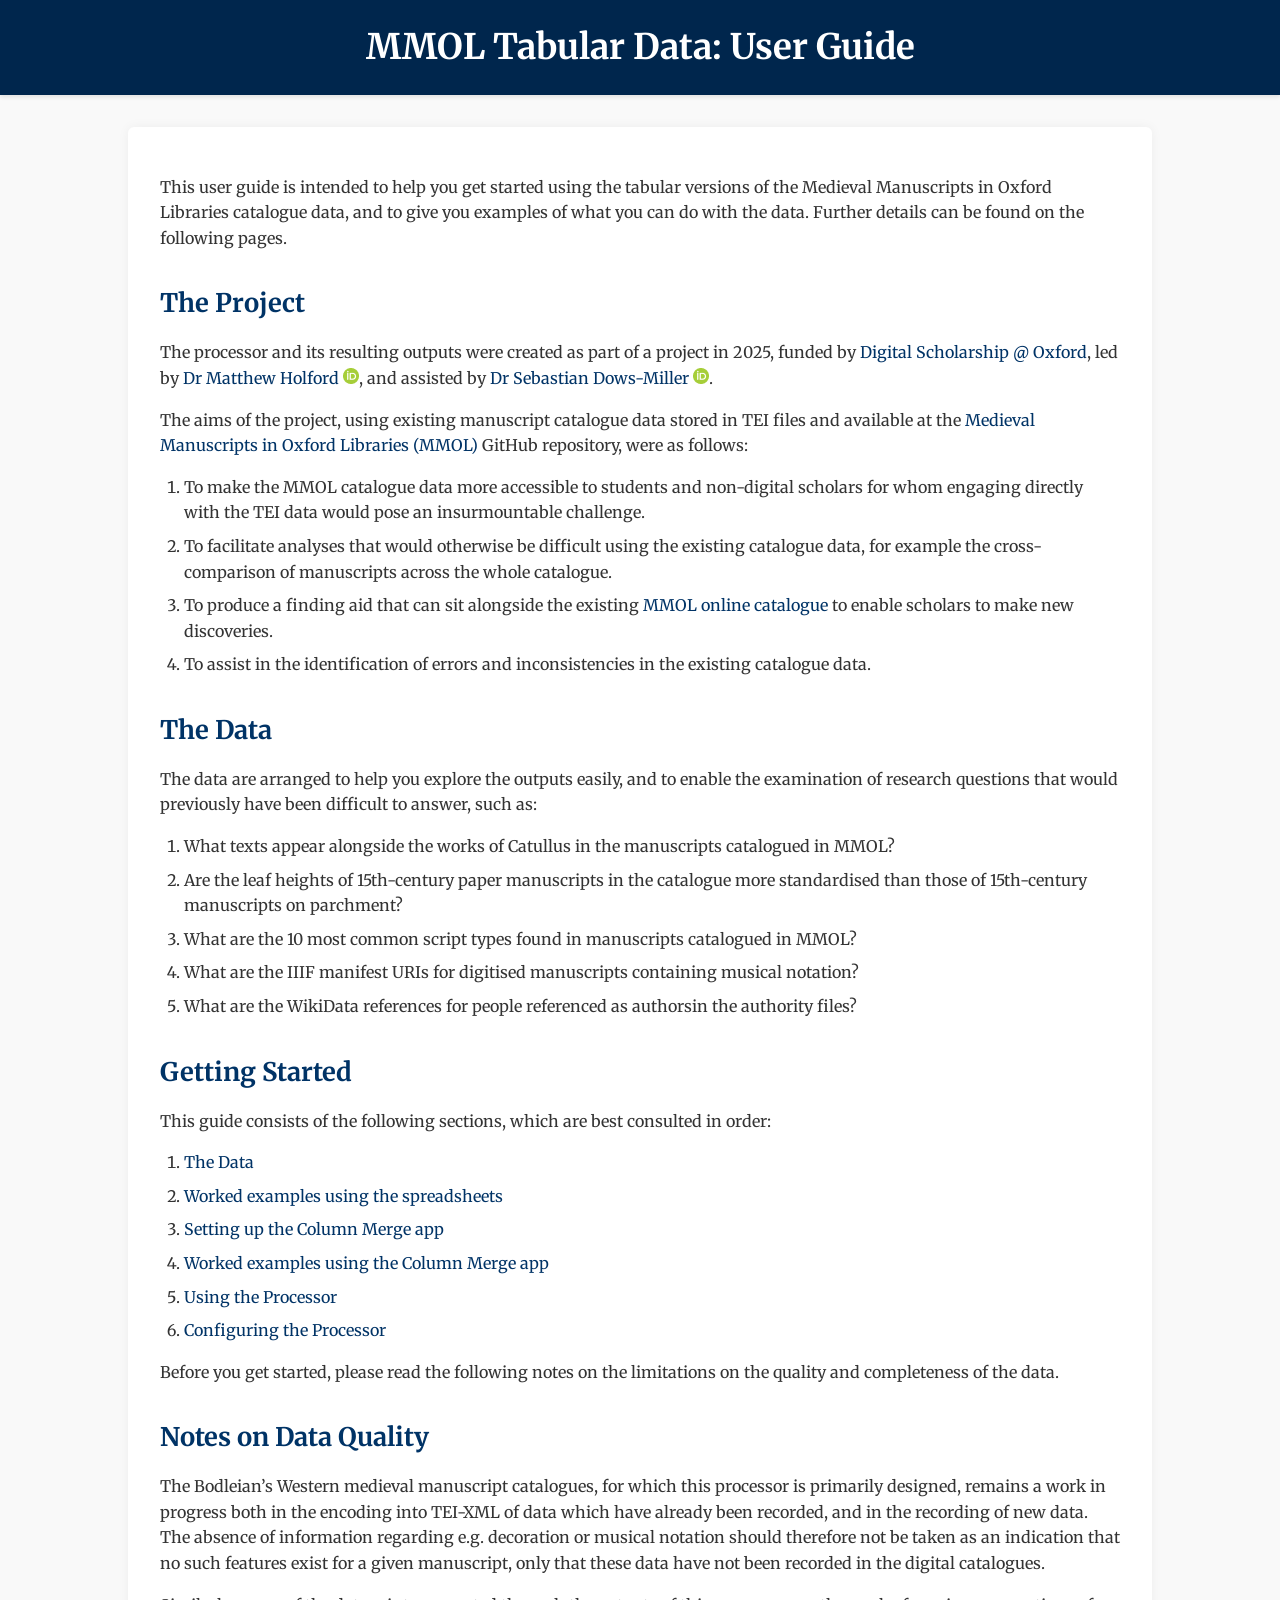
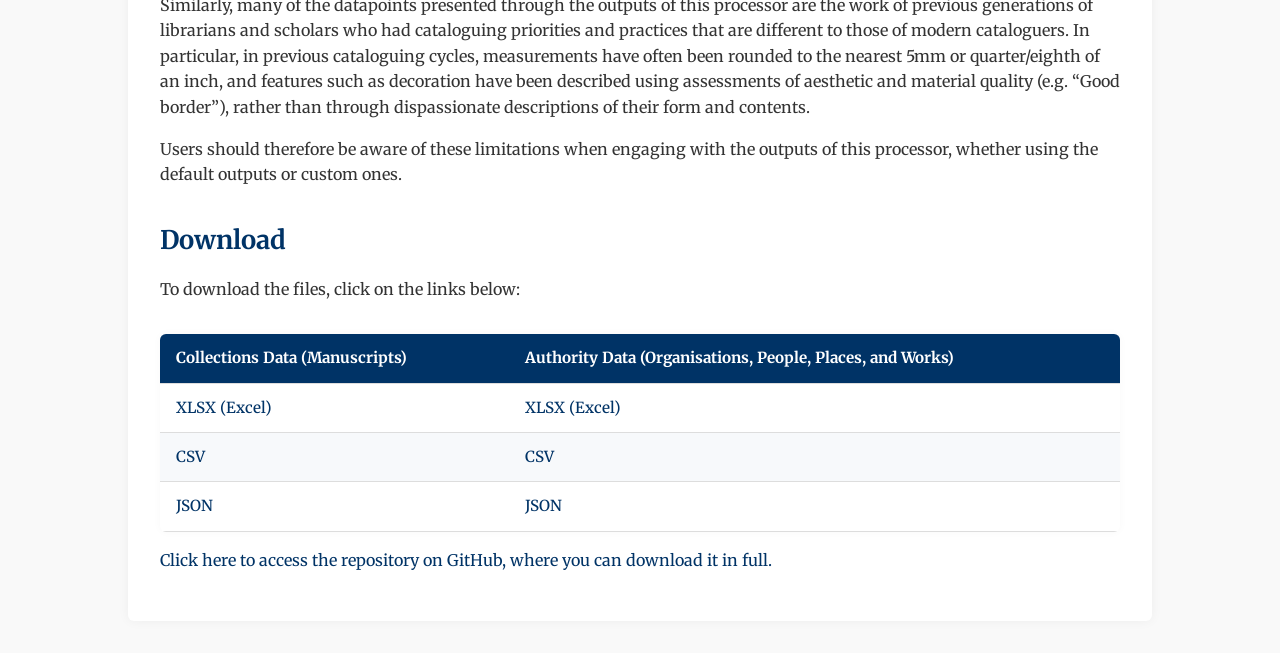
<file: tabular_data/user_guide/index.html>
<!DOCTYPE html>
<html lang="en">
<head>
    <meta charset="UTF-8">
    <title>MMOL Tabular Data: User Guide</title>
    <link rel="stylesheet" href="static/style.css" />
  <link href="https://fonts.googleapis.com/css2?family=Merriweather&display=swap" rel="stylesheet">
</head>
<body>
  <header><h1>MMOL Tabular Data: User Guide</h1></header>
  <div class="container">
    <p>This user guide is intended to help you get started using the tabular versions of the Medieval Manuscripts in Oxford Libraries catalogue data, and to give you examples of what you can do with the data. Further details can be found on the following pages.</p>

    <h2>The Project</h2>    
    <p>The processor and its resulting outputs were created as part of a project in 2025, funded by <a href="https://digitalscholarship.web.ox.ac.uk">Digital Scholarship @ Oxford</a>, led by <a href="https://orcid.org/0000-0002-1528-9981">Dr Matthew Holford</a> <img src="static/img/ORCID-iD_icon_16x16.png" alt="ORCID iD"/>, and assisted by <a href="https://orcid.org/0000-0002-8560-9063">Dr Sebastian Dows-Miller</a> <img src="static/img/ORCID-iD_icon_16x16.png" alt="ORCID iD"/>.</p>

    <p>The aims of the project, using existing manuscript catalogue data stored in TEI files and available at the <a href="https://github.com/bodleian/medieval-mss">Medieval Manuscripts in Oxford Libraries (MMOL)</a> GitHub repository, were as follows:</p>
    <ol>
      <li>To make the MMOL catalogue data more accessible to students and non-digital scholars for whom engaging directly with the TEI data would pose an insurmountable challenge.</li>
      <li>To facilitate analyses that would otherwise be difficult using the existing catalogue data, for example the cross-comparison of manuscripts across the whole catalogue.</li>
      <li>To produce a finding aid that can sit alongside the existing <a href="https://medieval.bodleian.ox.ac.uk">MMOL online catalogue</a> to enable scholars to make new discoveries.</li>
      <li>To assist in the identification of errors and inconsistencies in the existing catalogue data.</li>
    </ol>

    <h2>The Data</h2>
    <p>The data are arranged to help you explore the outputs easily, and to enable the examination of research questions that would previously have been difficult to answer, such as:</p>
    <ol>
      <li>What texts appear alongside the works of Catullus in the manuscripts catalogued in MMOL?</li>
      <li>Are the leaf heights of 15th-century paper manuscripts in the catalogue more standardised than those of 15th-century manuscripts on parchment?</li>
      <li>What are the 10 most common script types found in manuscripts catalogued in MMOL?</li>
      <li>What are the IIIF manifest URIs for digitised manuscripts containing musical notation?</li>
      <li>What are the WikiData references for people referenced as authorsin the authority files?</li>
    </ol>

    <h2>Getting Started</h2>
    
    <p>This guide consists of the following sections, which are best consulted in order:</p>
    <ol>
      <li><a href="https://digital-scholarship-oxford.github.io/enabling-digital-research/1_data">The Data</a></li>
      <li><a href="https://digital-scholarship-oxford.github.io/enabling-digital-research/2_spreadsheet_examples">Worked examples using the spreadsheets</a></li>
      <li><a href="https://digital-scholarship-oxford.github.io/enabling-digital-research/3_merge_app">Setting up the Column Merge app</a></li>
      <li><a href="https://digital-scholarship-oxford.github.io/enabling-digital-research/4_merge_examples">Worked examples using the Column Merge app</a></li>
      <li><a href="https://digital-scholarship-oxford.github.io/enabling-digital-research/5_processor_setup">Using the Processor</a></li>
      <li><a href="https://digital-scholarship-oxford.github.io/enabling-digital-research/6_processor_config">Configuring the Processor</a></li>
    </ol>

    <p>Before you get started, please read the following notes on the limitations on the quality and completeness of the data.</p>

    <h2>Notes on Data Quality</h2>
    <p>The Bodleian’s Western medieval manuscript catalogues, for which this processor is primarily designed, remains a work in progress both in the encoding into TEI-XML of data which have already been recorded, and in the recording of new data. The absence of information regarding e.g. decoration or musical notation should therefore not be taken as an indication that no such features exist for a given manuscript, only that these data have not been recorded in the digital catalogues.</p>

    <p>Similarly, many of the datapoints presented through the outputs of this processor are the work of previous generations of librarians and scholars who had cataloguing priorities and practices that are different to those of modern cataloguers. In particular, in previous cataloguing cycles, measurements have often been rounded to the nearest 5mm or quarter/eighth of an inch, and features such as decoration have been described using assessments of aesthetic and material quality (e.g. “Good border”), rather than through dispassionate descriptions of their form and contents.</p>

    <p>Users should therefore be aware of these limitations when engaging with the outputs of this processor, whether using the default outputs or custom ones.</p>

    <h2>Download</h2>

    <p>To download the files, click on the links below:</p>
    <table class="table">
      <thead>
        <tr>
          <th>Collections Data (Manuscripts)</th>
          <th>Authority Data (Organisations, People, Places, and Works)</th>
        </tr>
      </thead>
      <tbody>
        <tr>
          <td><a href="https://github.com/Digital-Scholarship-Oxford/enabling-digital-research/raw/refs/heads/main/tabular_data/output/collection/collection_data.xlsx" target="_blank">XLSX (Excel)</a></td>
          <td><a href="https://github.com/Digital-Scholarship-Oxford/enabling-digital-research/raw/refs/heads/main/tabular_data/output/authority/authority_data.xlsx" target="_blank">XLSX (Excel)</a></td>
        </tr>
        <tr>
          <td><a href="https://github.com/Digital-Scholarship-Oxford/enabling-digital-research/tree/main/tabular_data/output/collection/csv" target="_blank">CSV</a></td>
          <td><a href="https://github.com/Digital-Scholarship-Oxford/enabling-digital-research/tree/main/tabular_data/output/authority/csv" target="_blank">CSV</a></td>
        </tr>
        <tr>
          <td><a href="https://github.com/Digital-Scholarship-Oxford/enabling-digital-research/tree/main/tabular_data/output/collection/json" target="_blank">JSON</a></td>
          <td><a href="https://github.com/Digital-Scholarship-Oxford/enabling-digital-research/tree/main/tabular_data/output/authority/json" target="_blank">JSON</a></td>
        </tr>
      </tbody>
    </table>
    <p><a href="https://github.com/Digital-Scholarship-Oxford/enabling-digital-research" target="_blank">Click here to access the repository on GitHub, where you can download it in full.</a></p>
  </div>
</body>
</html>
</file>
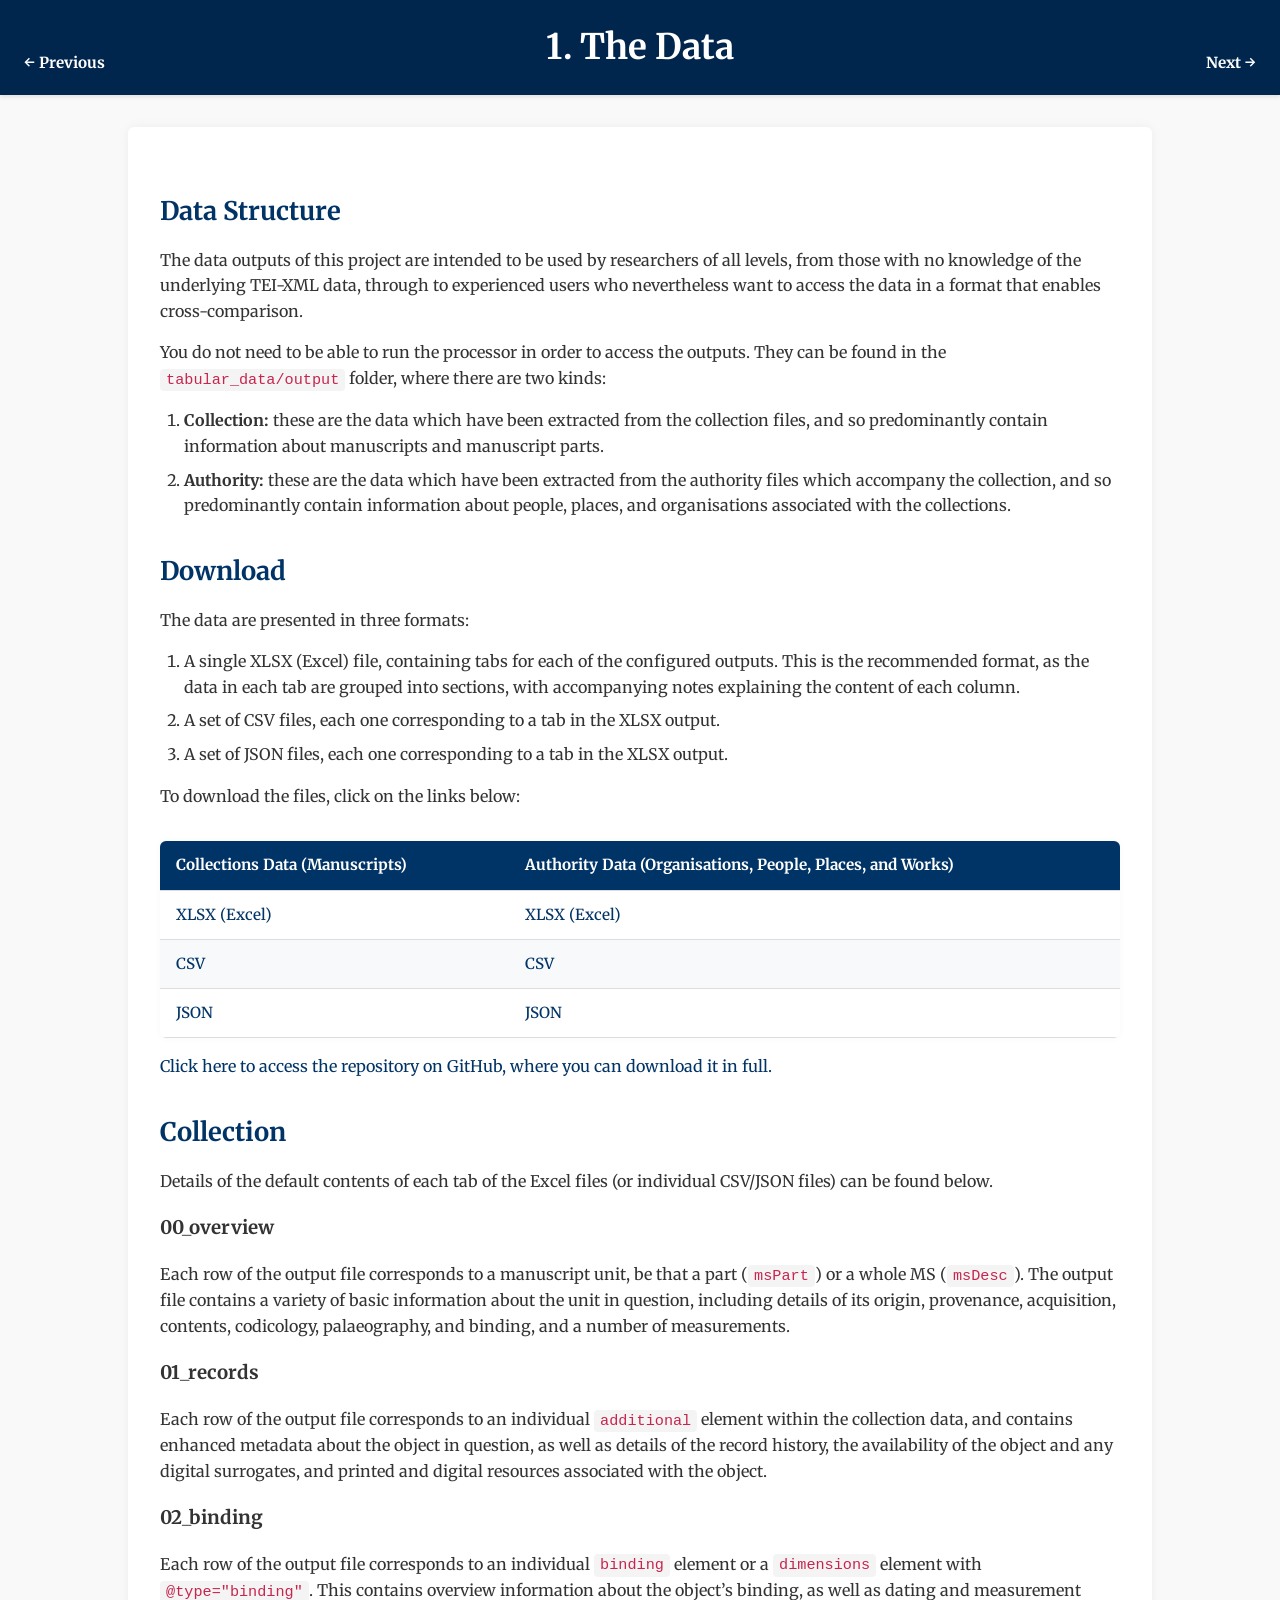
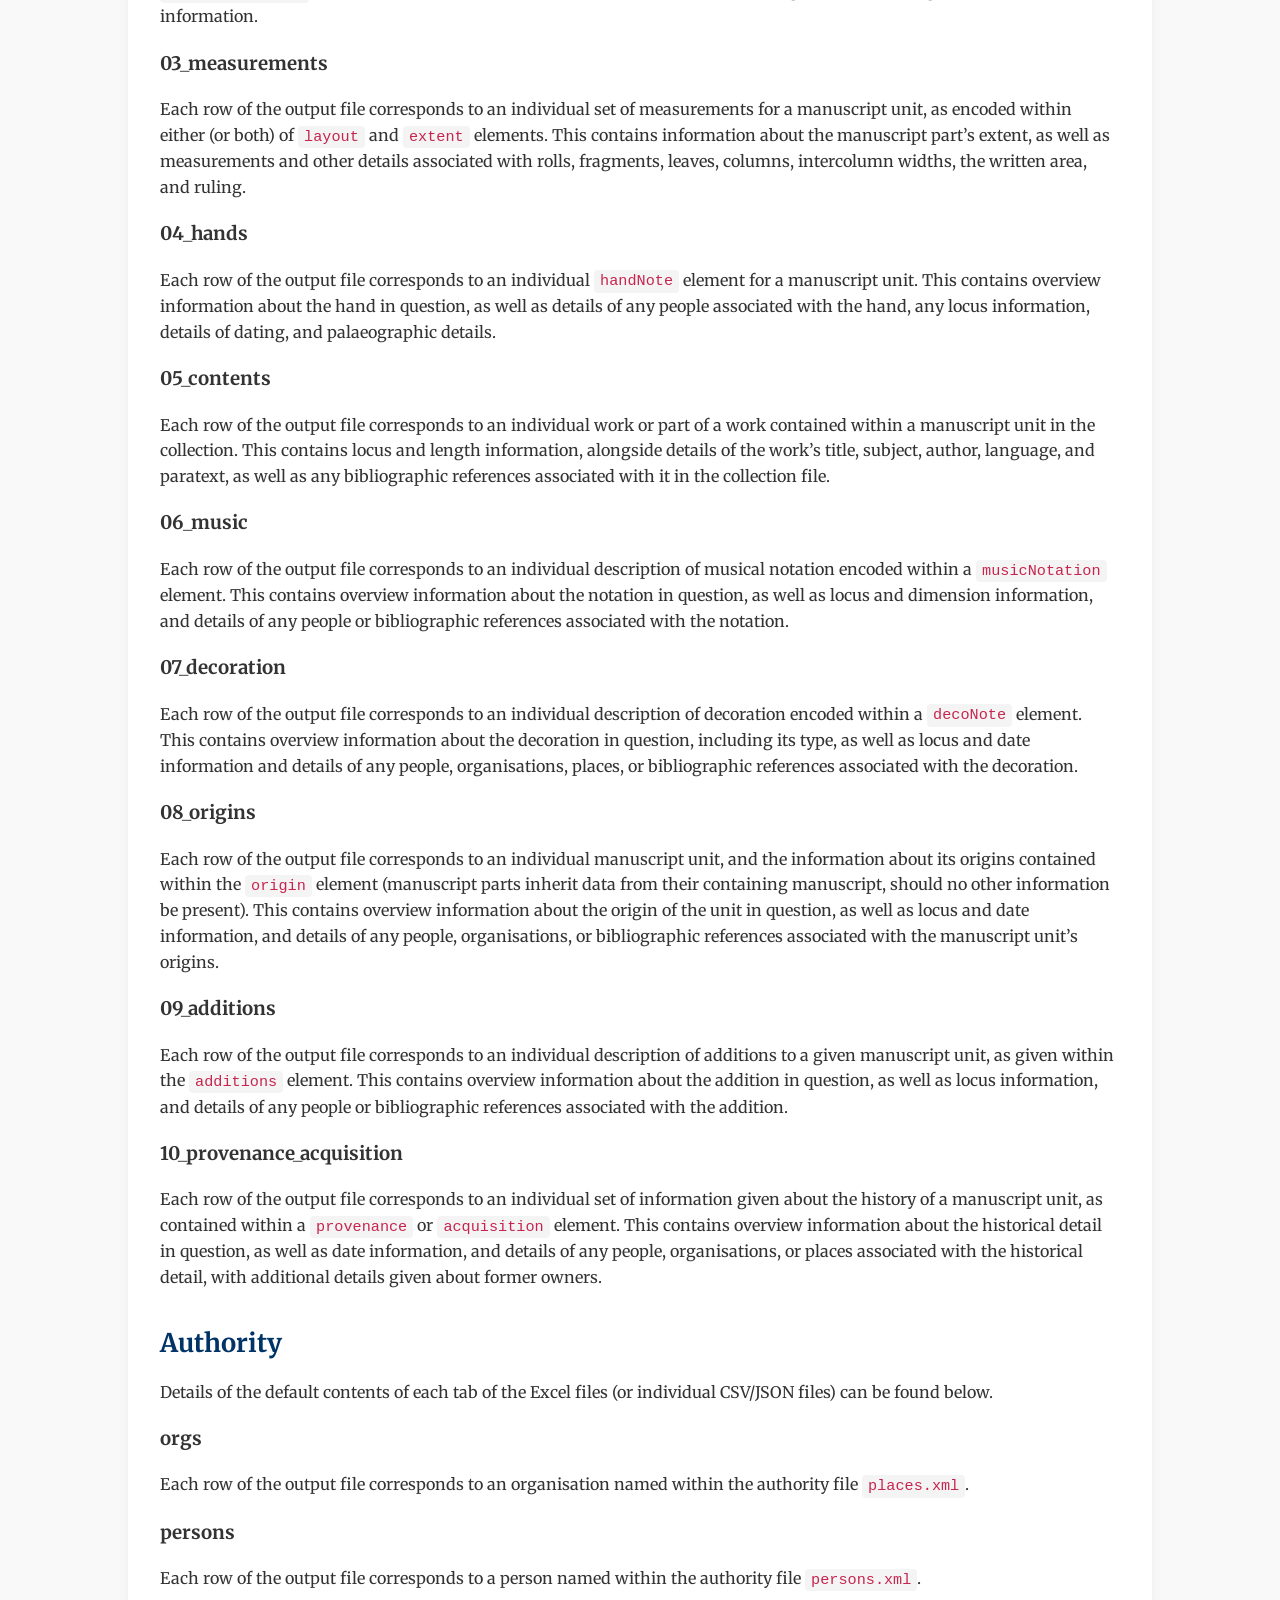
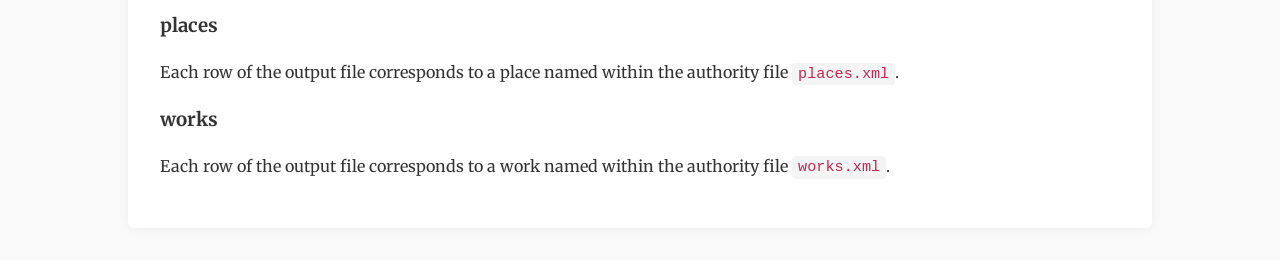
<file: tabular_data/user_guide/1_data.html>
<!DOCTYPE html>
<html lang="en">
<head>
  <meta charset="UTF-8">
  <title>1. The Data</title>
  <link rel="canonical" href="/1_data">
  <link rel="stylesheet" href="static/style.css" />
  <link href="https://fonts.googleapis.com/css2?family=Merriweather&display=swap" rel="stylesheet">
</head>
<body>
  <header>
    <div class="back-link"><a href="/enabling-digital-research/">← Previous</a></div>
    <h1>1. The Data</h1>
    <div class="next-link"><a href="/enabling-digital-research/2_spreadsheet_examples">Next →</a></div>
  </header>
  <div class="container"><main>
    <h2>Data Structure</h2>
    <p>The data outputs of this project are intended to be used by researchers of all levels, from those with no knowledge of the underlying TEI-XML data, through to experienced users who nevertheless want to access the data in a format that enables cross-comparison.</p>

    <p>You do not need to be able to run the processor in order to access the outputs. They can be found in the <code>tabular_data/output</code> folder, where there are two kinds:</p>

    <ol>
      <li><strong>Collection:</strong> these are the data which have been extracted from the collection files, and so predominantly contain information about manuscripts and manuscript parts.</li>
      <li><strong>Authority:</strong> these are the data which have been extracted from the authority files which accompany the collection, and so predominantly contain information about people, places, and organisations associated with the collections.</li>
    </ol>

    <h2>Download</h2>
    <p>The data are presented in three formats:</p>
    <ol>
      <li>A single XLSX (Excel) file, containing tabs for each of the configured outputs. This is the recommended format, as the data in each tab are grouped into sections, with accompanying notes explaining the content of each column.</li>
      <li>A set of CSV files, each one corresponding to a tab in the XLSX output.</li>
      <li>A set of JSON files, each one corresponding to a tab in the XLSX output.</li>
    </ol>

    <p>To download the files, click on the links below:</p>
    <table class="table">
      <thead>
        <tr>
          <th>Collections Data (Manuscripts)</th>
          <th>Authority Data (Organisations, People, Places, and Works)</th>
        </tr>
      </thead>
      <tbody>
        <tr>
          <td><a href="https://github.com/Digital-Scholarship-Oxford/enabling-digital-research/raw/refs/heads/main/tabular_data/output/collection/collection_data.xlsx" target="_blank">XLSX (Excel)</a></td>
          <td><a href="https://github.com/Digital-Scholarship-Oxford/enabling-digital-research/raw/refs/heads/main/tabular_data/output/authority/authority_data.xlsx" target="_blank">XLSX (Excel)</a></td>
        </tr>
        <tr>
          <td><a href="https://github.com/Digital-Scholarship-Oxford/enabling-digital-research/tree/main/tabular_data/output/collection/csv" target="_blank">CSV</a></td>
          <td><a href="https://github.com/Digital-Scholarship-Oxford/enabling-digital-research/tree/main/tabular_data/output/authority/csv" target="_blank">CSV</a></td>
        </tr>
        <tr>
          <td><a href="https://github.com/Digital-Scholarship-Oxford/enabling-digital-research/tree/main/tabular_data/output/collection/json" target="_blank">JSON</a></td>
          <td><a href="https://github.com/Digital-Scholarship-Oxford/enabling-digital-research/tree/main/tabular_data/output/authority/json" target="_blank">JSON</a></td>
        </tr>
      </tbody>
    </table>

    <p><a href="https://github.com/Digital-Scholarship-Oxford/enabling-digital-research" target="_blank">Click here to access the repository on GitHub, where you can download it in full.</a></p>

    <h2>Collection</h2>
      <p>Details of the default contents of each tab of the Excel files (or individual CSV/JSON files) can be found below.</p>

    <h3>00_overview</h3>
    <p>Each row of the output file corresponds to a manuscript unit, be that a part (<code>msPart</code>) or a whole MS (<code>msDesc</code>). The output file contains a variety of basic information about the unit in question, including details of its origin, provenance, acquisition, contents, codicology, palaeography, and binding, and a number of measurements.</p>

    <h3>01_records</h3>
    <p>Each row of the output file corresponds to an individual <code>additional</code> element within the collection data, and contains enhanced metadata about the object in question, as well as details of the record history, the availability of the object and any digital surrogates, and printed and digital resources associated with the object.</p>

    <h3>02_binding</h3>
    <p>Each row of the output file corresponds to an individual <code>binding</code> element or a <code>dimensions</code> element with <code>@type="binding"</code>. This contains overview information about the object’s binding, as well as dating and measurement information.</p>

    <h3>03_measurements</h3>
    <p>Each row of the output file corresponds to an individual set of measurements for a manuscript unit, as encoded within either (or both) of <code>layout</code> and <code>extent</code> elements. This contains information about the manuscript part’s extent, as well as measurements and other details associated with rolls, fragments, leaves, columns, intercolumn widths, the written area, and ruling.</p>

    <h3>04_hands</h3>
    <p>Each row of the output file corresponds to an individual <code>handNote</code> element for a manuscript unit. This contains overview information about the hand in question, as well as details of any people associated with the hand, any locus information, details of dating, and palaeographic details.</p>

    <h3>05_contents</h3>
    <p>Each row of the output file corresponds to an individual work or part of a work contained within a manuscript unit in the collection. This contains locus and length information, alongside details of the work’s title, subject, author, language, and paratext, as well as any bibliographic references associated with it in the collection file.</p>

    <h3>06_music</h3>
    <p>Each row of the output file corresponds to an individual description of musical notation encoded within a <code>musicNotation</code> element. This contains overview information about the notation in question, as well as locus and dimension information, and details of any people or bibliographic references associated with the notation.</p>

    <h3>07_decoration</h3>
    <p>Each row of the output file corresponds to an individual description of decoration encoded within a <code>decoNote</code> element. This contains overview information about the decoration in question, including its type, as well as locus and date information and details of any people, organisations, places, or bibliographic references associated with the decoration.</p>

    <h3>08_origins</h3>
    <p>Each row of the output file corresponds to an individual manuscript unit, and the information about its origins contained within the <code>origin</code> element (manuscript parts inherit data from their containing manuscript, should no other information be present). This contains overview information about the origin of the unit in question, as well as locus and date information, and details of any people, organisations, or bibliographic references associated with the manuscript unit’s origins.</p>

    <h3>09_additions</h3>
    <p>Each row of the output file corresponds to an individual description of additions to a given manuscript unit, as given within the <code>additions</code> element. This contains overview information about the addition in question, as well as locus information, and details of any people or bibliographic references associated with the addition.</p>

    <h3>10_provenance_acquisition</h3>
    <p>Each row of the output file corresponds to an individual set of information given about the history of a manuscript unit, as contained within a <code>provenance</code> or <code>acquisition</code> element. This contains overview information about the historical detail in question, as well as date information, and details of any people, organisations, or places associated with the historical detail, with additional details given about former owners.</p>

    <h2>Authority</h2>
    <p>Details of the default contents of each tab of the Excel files (or individual CSV/JSON files) can be found below.</p>

    <h3>orgs</h3>
    <p>Each row of the output file corresponds to an organisation named within the authority file <code>places.xml</code>.</p>

    <h3>persons</h3>
    <p>Each row of the output file corresponds to a person named within the authority file <code>persons.xml</code>.</p>

    <h3>places</h3>
    <p>Each row of the output file corresponds to a place named within the authority file <code>places.xml</code>.</p>

    <h3>works</h3>
    <p>Each row of the output file corresponds to a work named within the authority file <code>works.xml</code>.</p>
  </main></div>
</body>
</html>
</file>
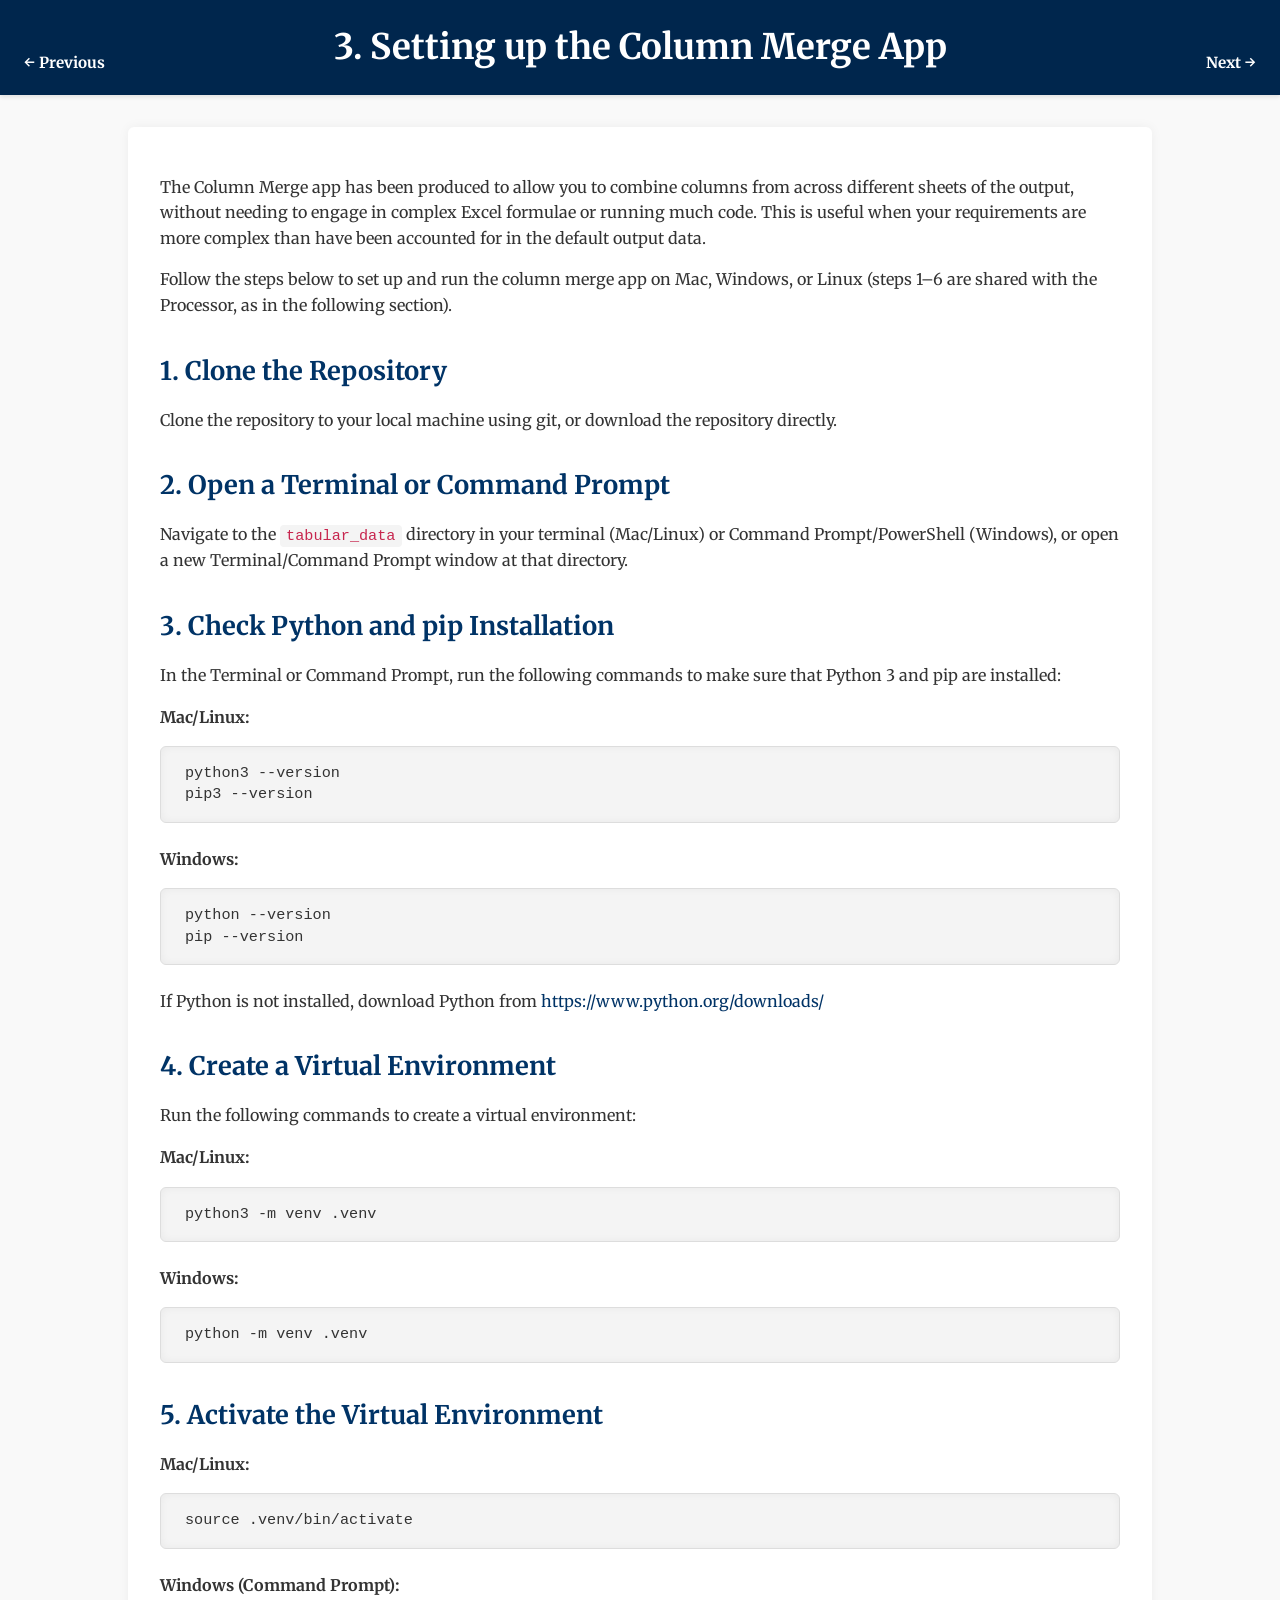
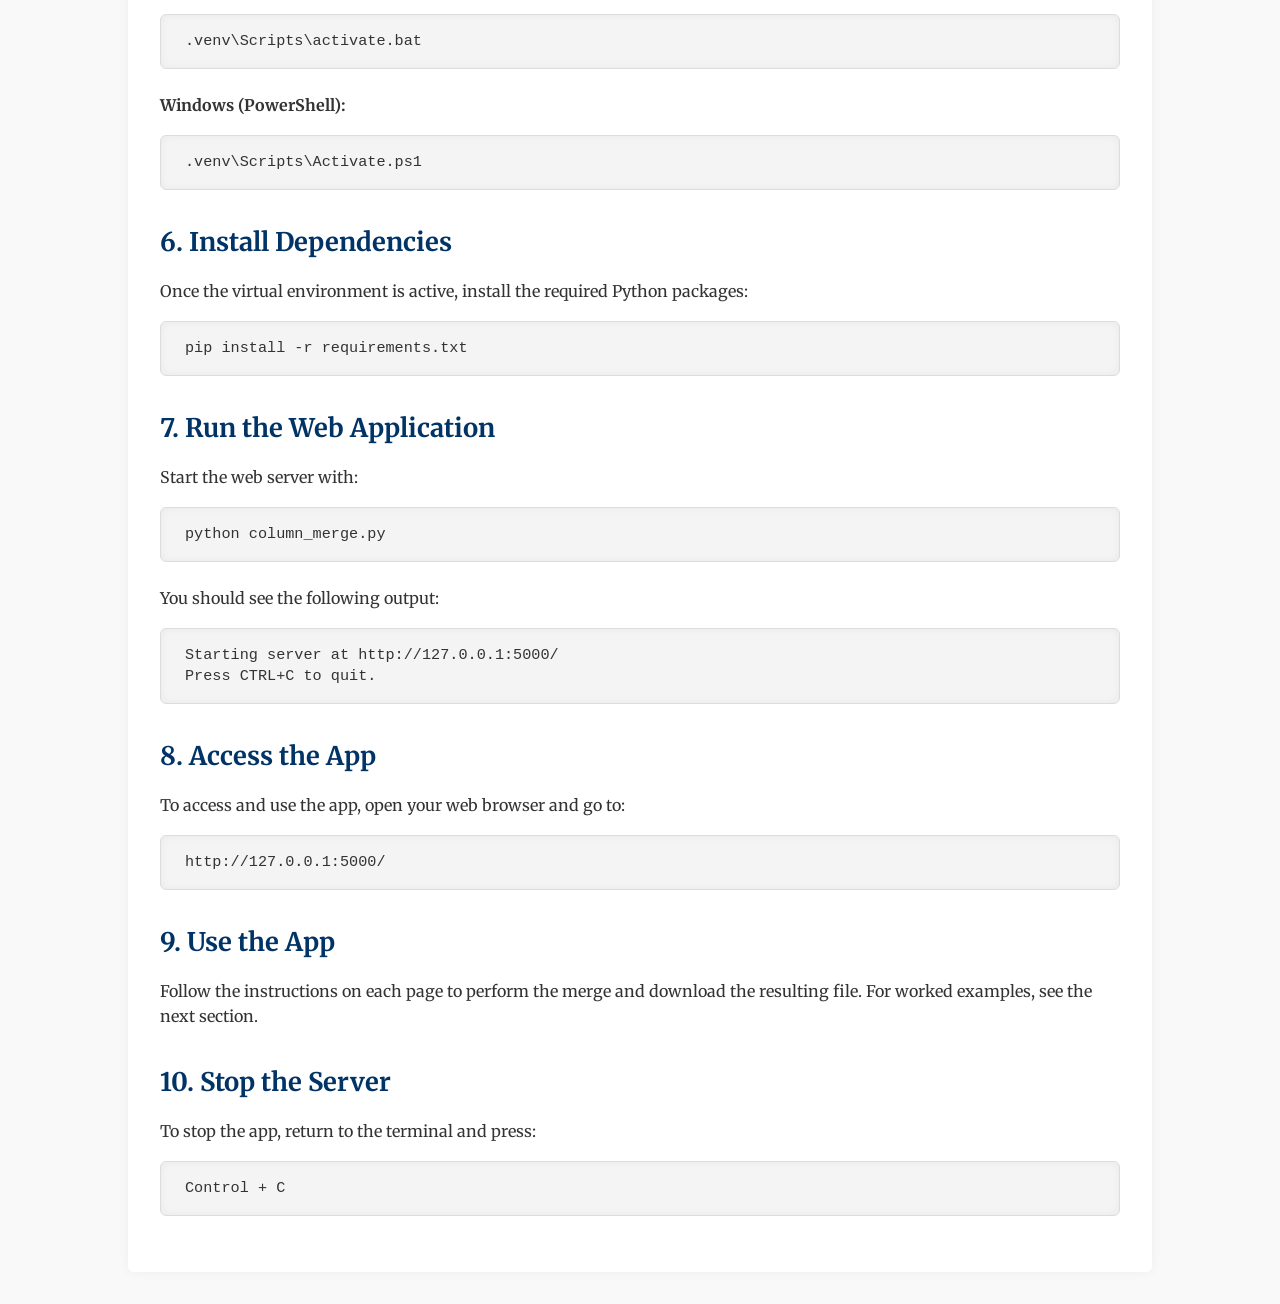
<file: tabular_data/user_guide/3_merge_app.html>
<!DOCTYPE html>
<html lang="en">
<head>
  <meta charset="UTF-8">
  <title>3. Setting up the Column Merge App</title>
  <link rel="canonical" href="/3_merge_app">
  <link rel="stylesheet" href="static/style.css" />
  <link href="https://fonts.googleapis.com/css2?family=Merriweather&display=swap" rel="stylesheet">
</head>
<body>
  <header>
    <div class="back-link"><a href="/enabling-digital-research/2_spreadsheet_examples">← Previous</a></div>
    <h1>3. Setting up the Column Merge App</h1>
    <div class="next-link"><a href="/enabling-digital-research/4_merge_examples">Next →</a></div>
  </header>
  <div class="container"><main>
    <p>The Column Merge app has been produced to allow you to combine columns from across different sheets of the output, without needing to engage in complex Excel formulae or running much code. This is useful when your requirements are more complex than have been accounted for in the default output data.</p>

    <p>Follow the steps below to set up and run the column merge app on Mac, Windows, or Linux (steps 1–6 are shared with the Processor, as in the following section).</p>

    <h2>1. Clone the Repository</h2>
    <p>Clone the repository to your local machine using git, or download the repository directly.</p>

    <h2>2. Open a Terminal or Command Prompt</h2>
    <p>Navigate to the <code>tabular_data</code> directory in your terminal (Mac/Linux) or Command Prompt/PowerShell (Windows), or open a new Terminal/Command Prompt window at that directory.</p>

    <h2>3. Check Python and pip Installation</h2>
    <p>In the Terminal or Command Prompt, run the following commands to make sure that Python 3 and pip are installed:</p>

    <p><strong>Mac/Linux:</strong></p>
    <pre><code>python3 --version
pip3 --version</code></pre>

    <p><strong>Windows:</strong></p>
    <pre><code>python --version
pip --version</code></pre>

    <p>If Python is not installed, download Python from <a href="https://www.python.org/downloads/">https://www.python.org/downloads/</a></p>

    <h2>4. Create a Virtual Environment</h2>
    <p>Run the following commands to create a virtual environment:</p>

    <p><strong>Mac/Linux:</strong></p>
    <pre><code>python3 -m venv .venv</code></pre>

    <p><strong>Windows:</strong></p>
    <pre><code>python -m venv .venv</code></pre>

    <h2>5. Activate the Virtual Environment</h2>

    <p><strong>Mac/Linux:</strong></p>
    <pre><code>source .venv/bin/activate</code></pre>

    <p><strong>Windows (Command Prompt):</strong></p>
    <pre><code>.venv\Scripts\activate.bat</code></pre>

    <p><strong>Windows (PowerShell):</strong></p>
    <pre><code>.venv\Scripts\Activate.ps1</code></pre>

    <h2>6. Install Dependencies</h2>
    <p>Once the virtual environment is active, install the required Python packages:</p>
    <pre><code>pip install -r requirements.txt</code></pre>

    <h2>7. Run the Web Application</h2>
    <p>Start the web server with:</p>
    <pre><code>python column_merge.py</code></pre>

    <p>You should see the following output:</p>
    <pre><code>Starting server at http://127.0.0.1:5000/
Press CTRL+C to quit.</code></pre>

    <h2>8. Access the App</h2>
    <p>To access and use the app, open your web browser and go to:</p>
    <pre><code>http://127.0.0.1:5000/</code></pre>

    <h2>9. Use the App</h2>
    <p>Follow the instructions on each page to perform the merge and download the resulting file. For worked examples, see the next section.</p>

    <h2>10. Stop the Server</h2>
    <p>To stop the app, return to the terminal and press:</p>
    <pre><code>Control + C</code></pre>
  </main></div>
</body>
</html>
</file>
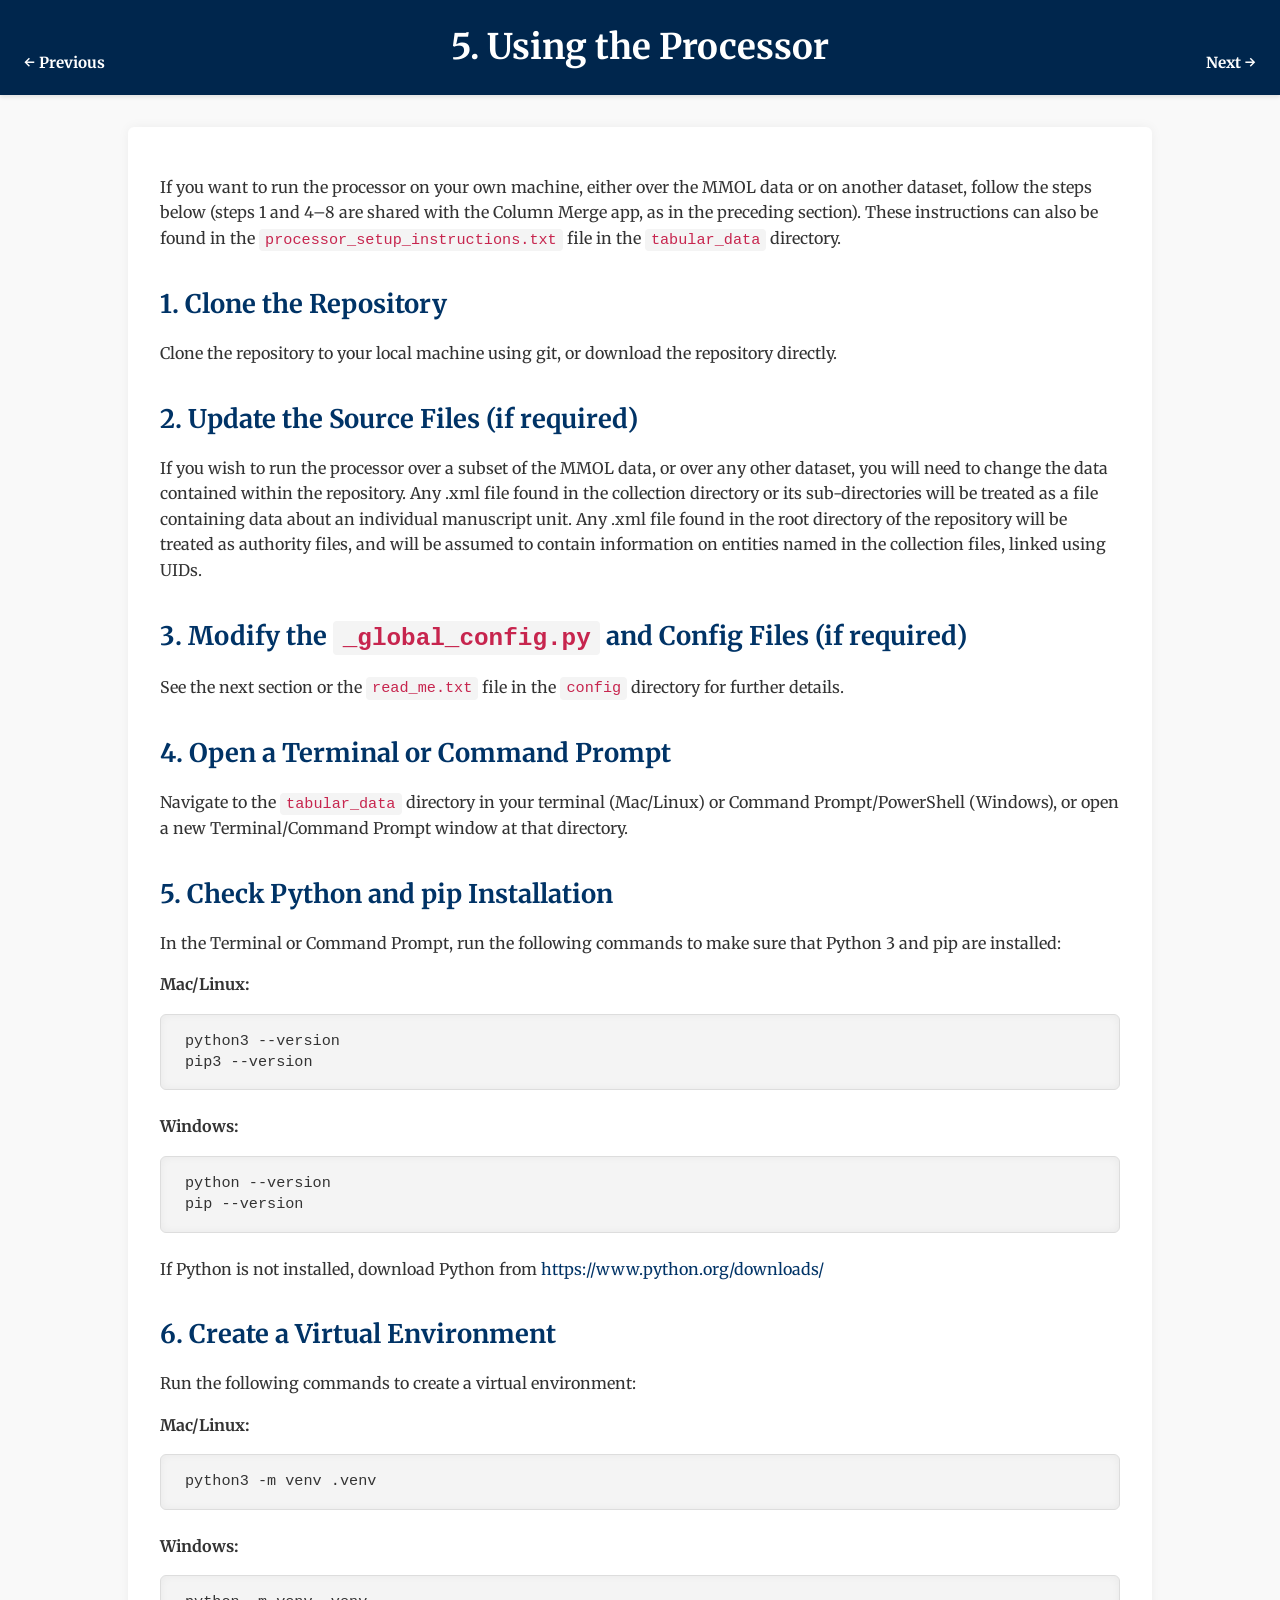
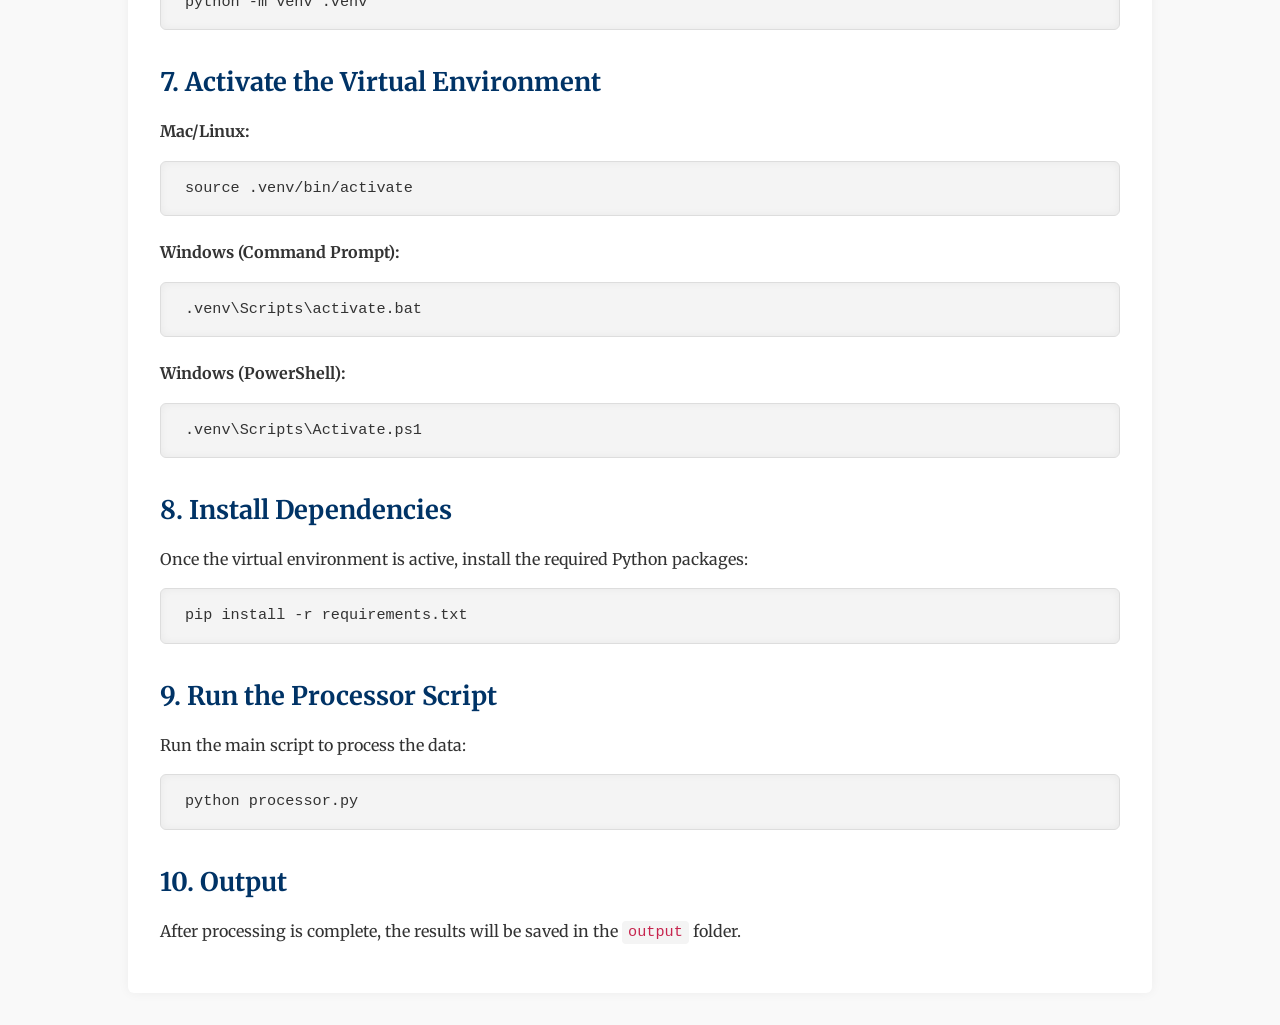
<file: tabular_data/user_guide/5_processor_setup.html>
<!DOCTYPE html>
<html lang="en">
<head>
    <meta charset="UTF-8">
    <title>5. Using the Processor</title>
  <link rel="stylesheet" href="static/style.css" />
  <link href="https://fonts.googleapis.com/css2?family=Merriweather&display=swap" rel="stylesheet">
</head>
<body>
    <header>
        <div class="back-link"><a href="/enabling-digital-research/4_merge_examples">← Previous</a></div>
        <h1>5. Using the Processor</h1>
      <div class="next-link"><a href="/enabling-digital-research/6_processor_config">Next →</a></div>
    </header>
    <div class="container">
    <p>If you want to run the processor on your own machine, either over the MMOL data or on another dataset, follow the steps below (steps 1 and 4–8 are shared with the Column Merge app, as in the preceding section). These instructions can also be found in the <code>processor_setup_instructions.txt</code> file in the <code>tabular_data</code> directory.</p>

    <h2>1. Clone the Repository</h2>
    <p>Clone the repository to your local machine using git, or download the repository directly.</p>

    <h2>2. Update the Source Files (if required)</h2>
    <p>If you wish to run the processor over a subset of the MMOL data, or over any other dataset, you will need to change the data contained within the repository. Any .xml file found in the collection directory or its sub-directories will be treated as a file containing data about an individual manuscript unit. Any .xml file found in the root directory of the repository will be treated as authority files, and will be assumed to contain information on entities named in the collection files, linked using UIDs.</p>

    <h2>3. Modify the <code>_global_config.py</code> and Config Files (if required)</h2>
    <p>See the next section or the <code>read_me.txt</code> file in the <code>config</code> directory for further details.</p>

    <h2>4. Open a Terminal or Command Prompt</h2>
    <p>Navigate to the <code>tabular_data</code> directory in your terminal (Mac/Linux) or Command Prompt/PowerShell (Windows), or open a new Terminal/Command Prompt window at that directory.</p>

    <h2>5. Check Python and pip Installation</h2>
    <p>In the Terminal or Command Prompt, run the following commands to make sure that Python 3 and pip are installed:</p>

    <p><strong>Mac/Linux:</strong></p>
    <pre><code>python3 --version
pip3 --version</code></pre>

    <p><strong>Windows:</strong></p>
    <pre><code>python --version
pip --version</code></pre>

    <p>If Python is not installed, download Python from <a href="https://www.python.org/downloads/">https://www.python.org/downloads/</a></p>

    <h2>6. Create a Virtual Environment</h2>
    <p>Run the following commands to create a virtual environment:</p>

    <p><strong>Mac/Linux:</strong></p>
    <pre><code>python3 -m venv .venv</code></pre>

    <p><strong>Windows:</strong></p>
    <pre><code>python -m venv .venv</code></pre>

    <h2>7. Activate the Virtual Environment</h2>

    <p><strong>Mac/Linux:</strong></p>
    <pre><code>source .venv/bin/activate</code></pre>

    <p><strong>Windows (Command Prompt):</strong></p>
    <pre><code>.venv\Scripts\activate.bat</code></pre>

    <p><strong>Windows (PowerShell):</strong></p>
    <pre><code>.venv\Scripts\Activate.ps1</code></pre>

    <h2>8. Install Dependencies</h2>
    <p>Once the virtual environment is active, install the required Python packages:</p>
    <pre><code>pip install -r requirements.txt</code></pre>

    <h2>9. Run the Processor Script</h2>
    <p>Run the main script to process the data:</p>
    <pre><code>python processor.py</code></pre>

    <h2>10. Output</h2>
    <p>After processing is complete, the results will be saved in the <code>output</code> folder.</p></div>
</body>
</html>
</file>
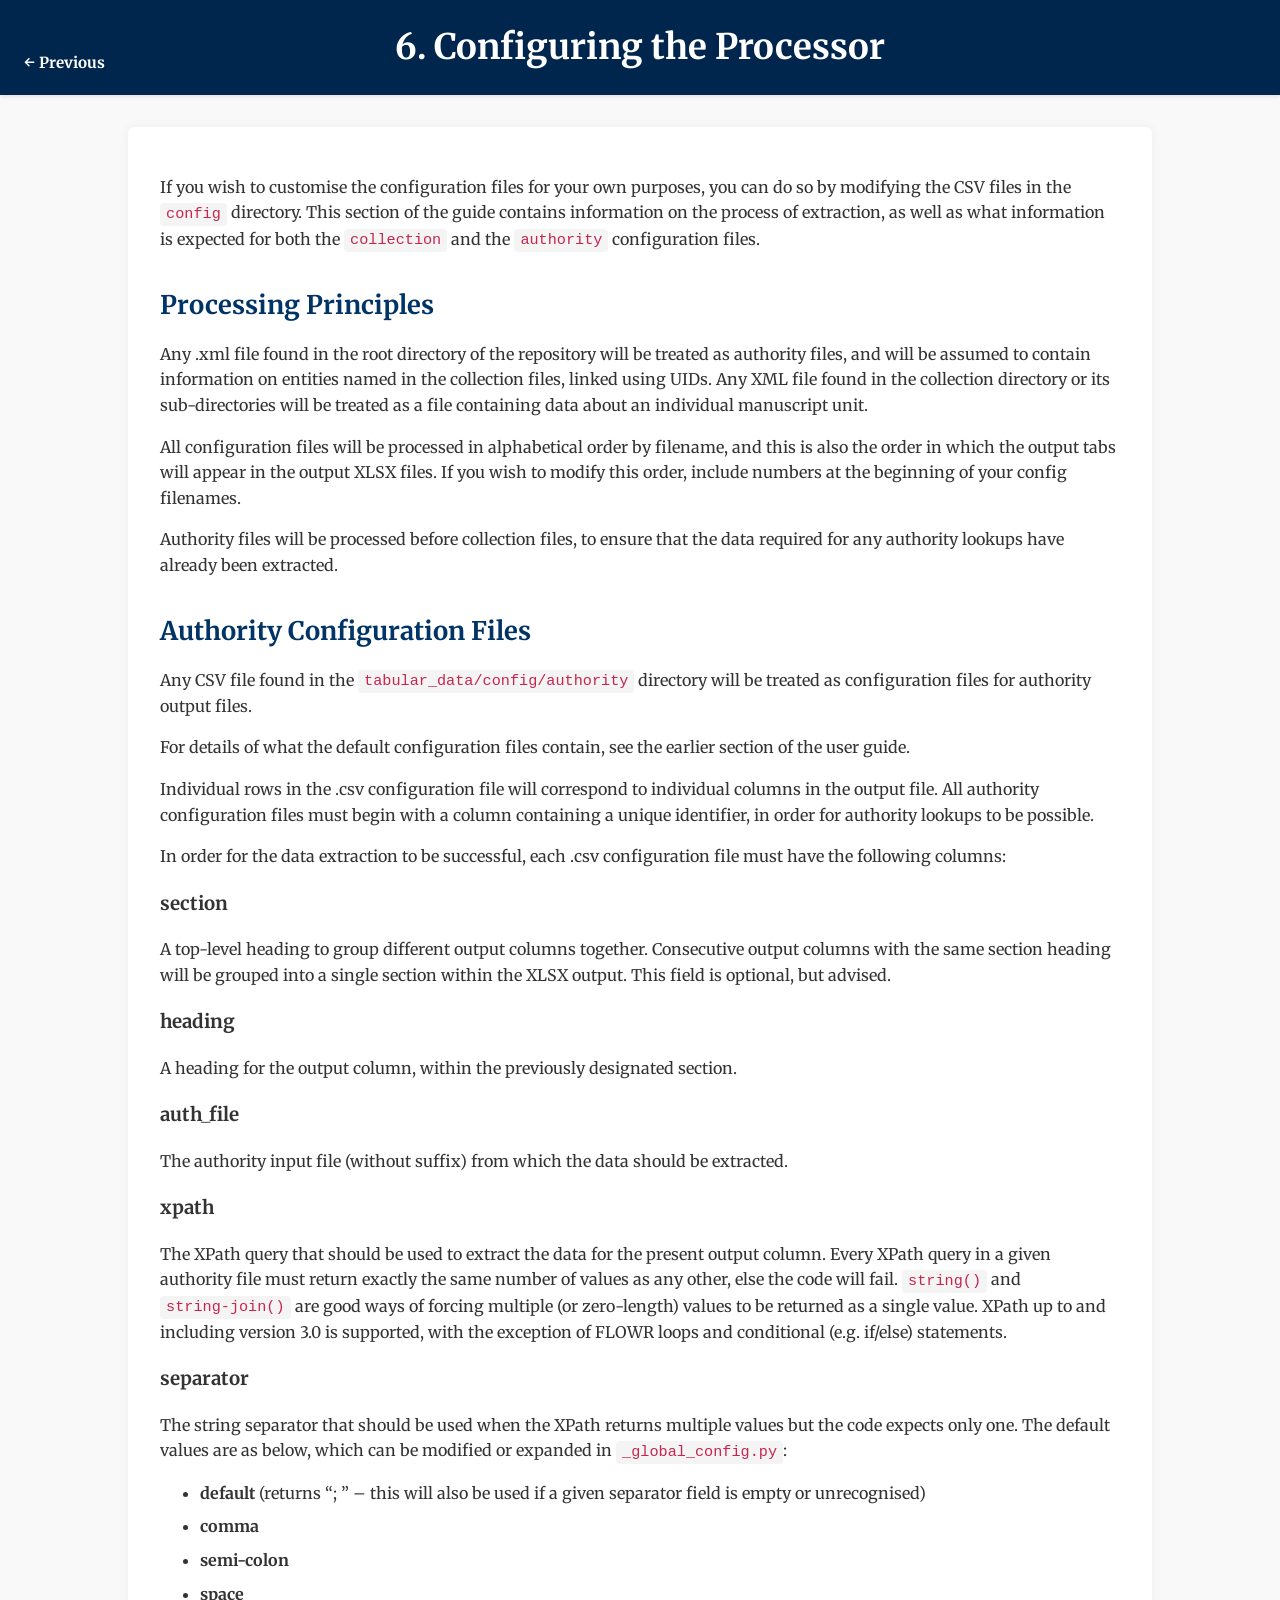
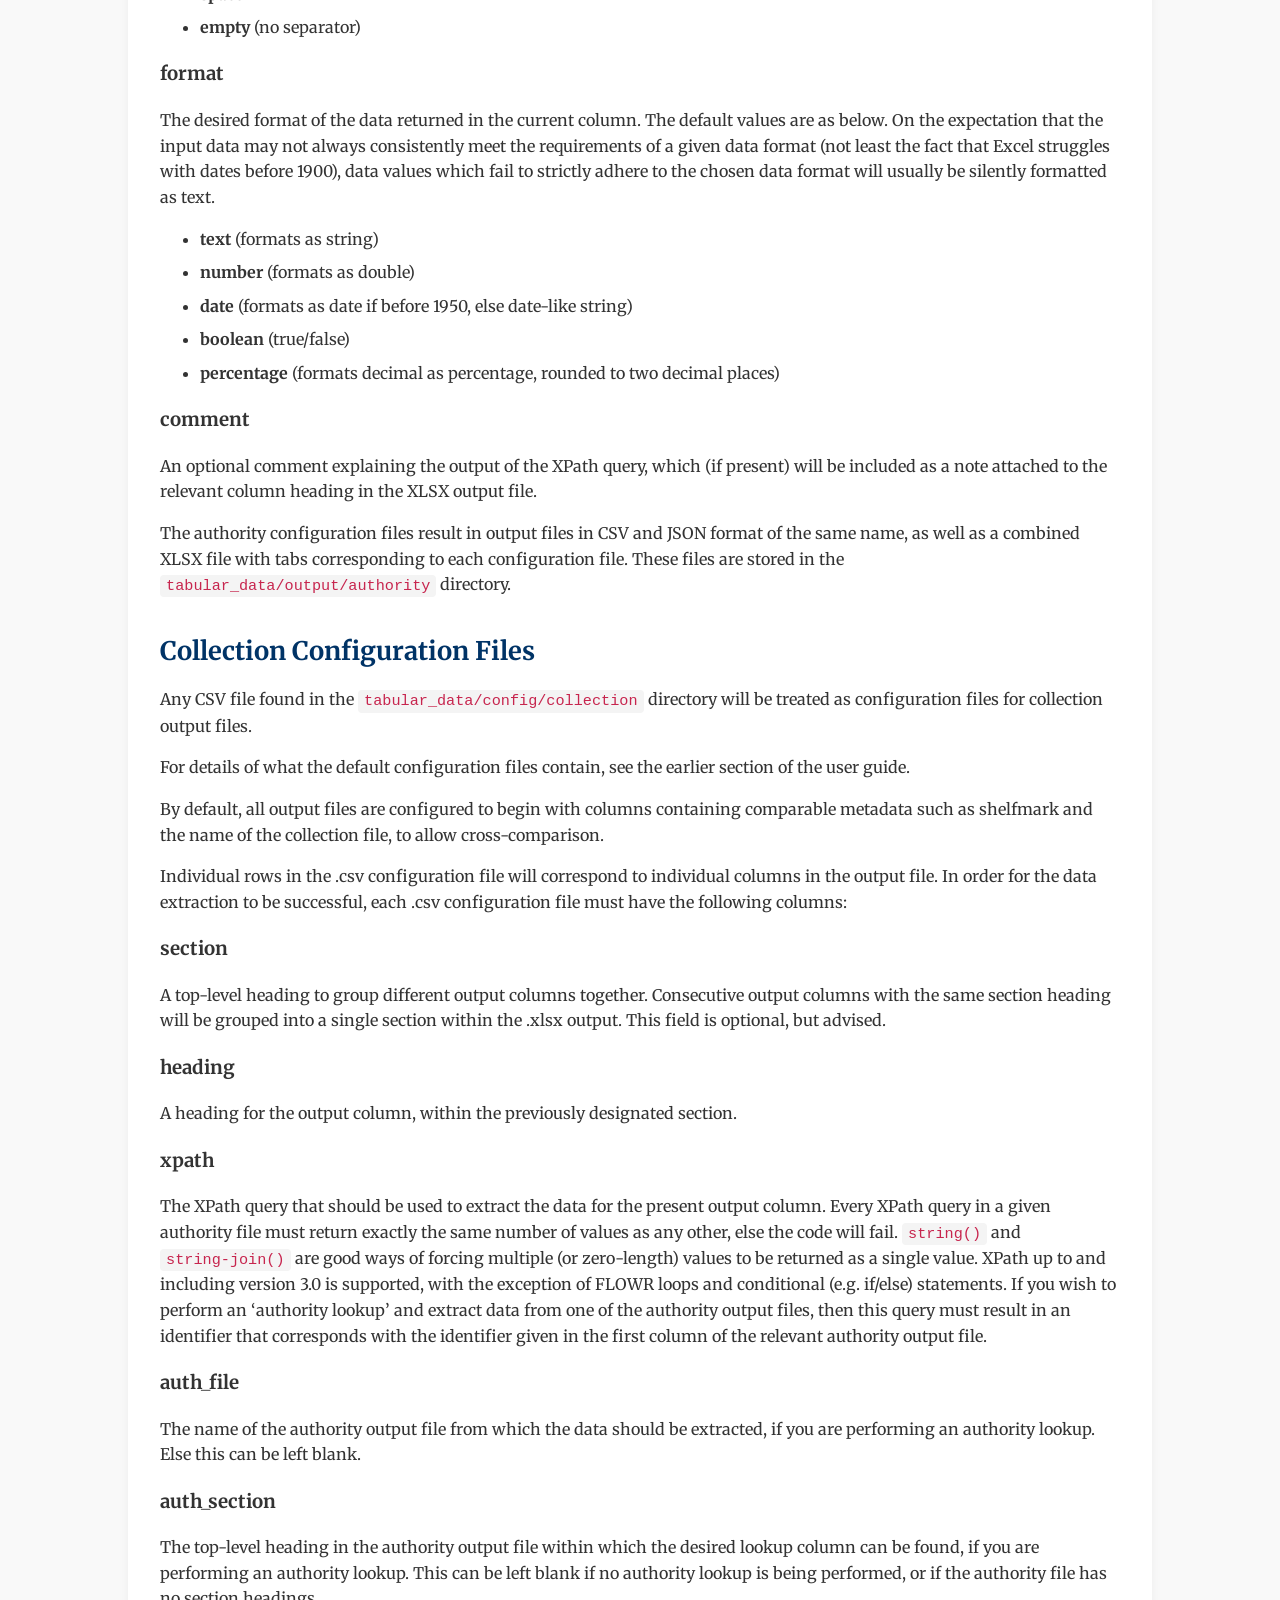
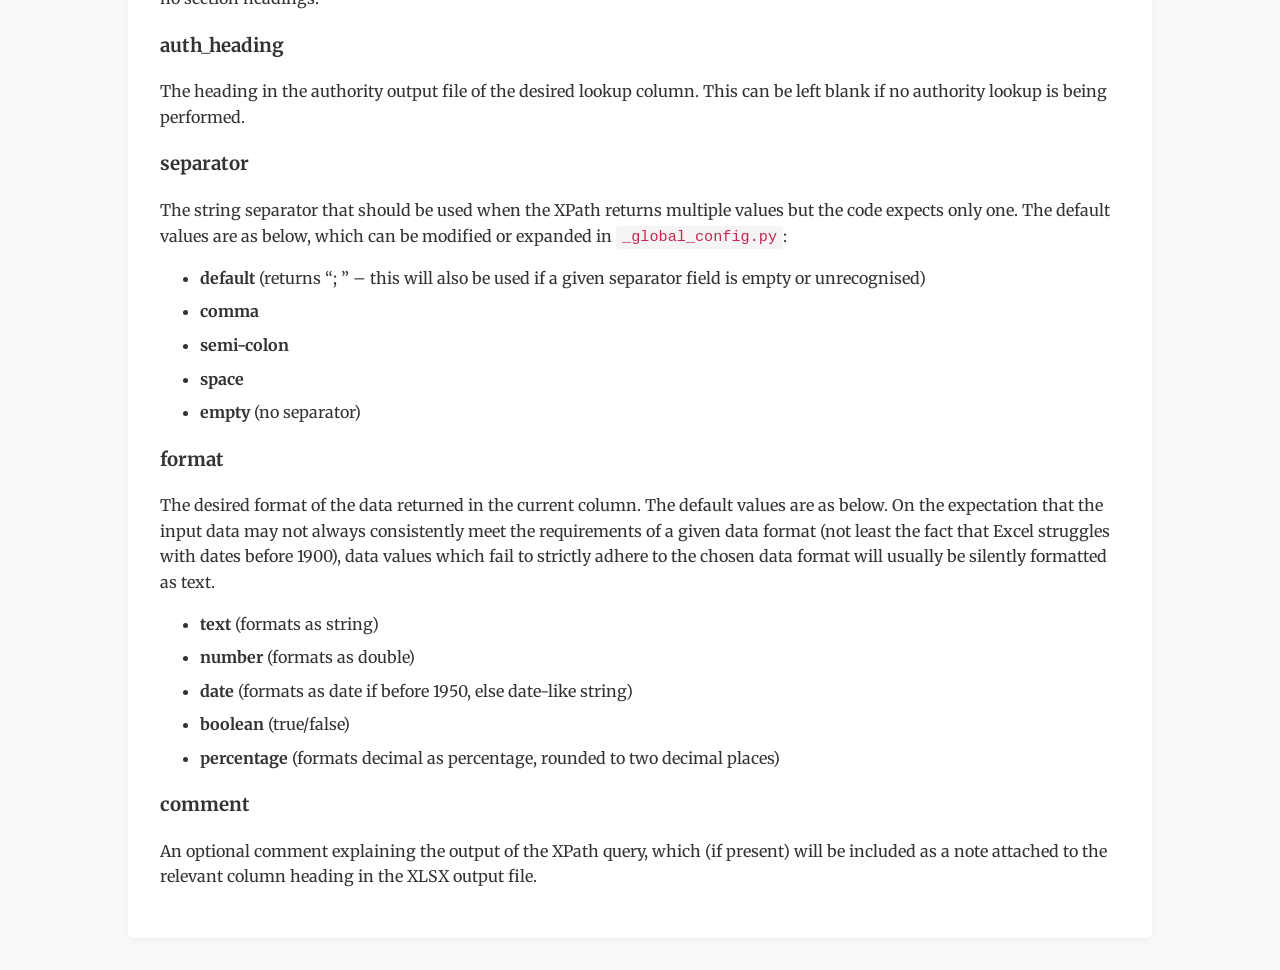
<file: tabular_data/user_guide/6_processor_config.html>
<!DOCTYPE html>
<html lang="en">
<head>
  <meta charset="UTF-8">
  <title>6. Configuring the Processor</title>
  <link rel="stylesheet" href="static/style.css" />
  <link href="https://fonts.googleapis.com/css2?family=Merriweather&display=swap" rel="stylesheet">
</head>
<body>
<header>
  <div class="back-link"><a href="/enabling-digital-research/5_processor_setup">← Previous</a></div>
  <h1>6. Configuring the Processor</h1>
</header>
<div class="container">
<p>If you wish to customise the configuration files for your own purposes, you can do so by modifying the CSV files in the <code>config</code> directory. This section of the guide contains information on the process of extraction, as well as what information is expected for both the <code>collection</code> and the <code>authority</code> configuration files.</p>

<h2>Processing Principles</h2>

<p>Any .xml file found in the root directory of the repository will be treated as authority files, and will be assumed to contain information on entities named in the collection files, linked using UIDs. Any XML file found in the collection directory or its sub-directories will be treated as a file containing data about an individual manuscript unit.</p>

<p>All configuration files will be processed in alphabetical order by filename, and this is also the order in which the output tabs will appear in the output XLSX files. If you wish to modify this order, include numbers at the beginning of your config filenames.</p>

<p>Authority files will be processed before collection files, to ensure that the data required for any authority lookups have already been extracted.</p>

<h2>Authority Configuration Files</h2>

<p>Any CSV file found in the <code>tabular_data/config/authority</code> directory will be treated as configuration files for authority output files.</p>

<p>For details of what the default configuration files contain, see the earlier section of the user guide.</p>

<p>Individual rows in the .csv configuration file will correspond to individual columns in the output file. All authority configuration files must begin with a column containing a unique identifier, in order for authority lookups to be possible.</p>

<p>In order for the data extraction to be successful, each .csv configuration file must have the following columns:</p>

<h3>section</h3>
<p>A top-level heading to group different output columns together. Consecutive output columns with the same section heading will be grouped into a single section within the XLSX output. This field is optional, but advised.</p>

<h3>heading</h3>
<p>A heading for the output column, within the previously designated section.</p>

<h3>auth_file</h3>
<p>The authority input file (without suffix) from which the data should be extracted.</p>

<h3>xpath</h3>
<p>The XPath query that should be used to extract the data for the present output column. Every XPath query in a given authority file must return exactly the same number of values as any other, else the code will fail. <code>string()</code> and <code>string-join()</code> are good ways of forcing multiple (or zero-length) values to be returned as a single value. XPath up to and including version 3.0 is supported, with the exception of FLOWR loops and conditional (e.g. if/else) statements.</p>

<h3>separator</h3>
<p>The string separator that should be used when the XPath returns multiple values but the code expects only one. The default values are as below, which can be modified or expanded in <code>_global_config.py</code>:</p>
<ul>
  <li><strong>default</strong> (returns “; ” – this will also be used if a given separator field is empty or unrecognised)</li>
  <li><strong>comma</strong></li>
  <li><strong>semi-colon</strong></li>
  <li><strong>space</strong></li>
  <li><strong>empty</strong> (no separator)</li>
</ul>

<h3>format</h3>
<p>The desired format of the data returned in the current column. The default values are as below. On the expectation that the input data may not always consistently meet the requirements of a given data format (not least the fact that Excel struggles with dates before 1900), data values which fail to strictly adhere to the chosen data format will usually be silently formatted as text.</p>
<ul>
  <li><strong>text</strong> (formats as string)</li>
  <li><strong>number</strong> (formats as double)</li>
  <li><strong>date</strong> (formats as date if before 1950, else date-like string)</li>
  <li><strong>boolean</strong> (true/false)</li>
  <li><strong>percentage</strong> (formats decimal as percentage, rounded to two decimal places)</li>
</ul>

<h3>comment</h3>
<p>An optional comment explaining the output of the XPath query, which (if present) will be included as a note attached to the relevant column heading in the XLSX output file.</p>

<p>The authority configuration files result in output files in CSV and JSON format of the same name, as well as a combined XLSX file with tabs corresponding to each configuration file. These files are stored in the <code>tabular_data/output/authority</code> directory.</p>

<h2>Collection Configuration Files</h2>

<p>Any CSV file found in the <code>tabular_data/config/collection</code> directory will be treated as configuration files for collection output files.</p>

<p>For details of what the default configuration files contain, see the earlier section of the user guide.</p>

<p>By default, all output files are configured to begin with columns containing comparable metadata such as shelfmark and the name of the collection file, to allow cross-comparison.</p>

<p>Individual rows in the .csv configuration file will correspond to individual columns in the output file. In order for the data extraction to be successful, each .csv configuration file must have the following columns:</p>

<h3>section</h3>
<p>A top-level heading to group different output columns together. Consecutive output columns with the same section heading will be grouped into a single section within the .xlsx output. This field is optional, but advised.</p>

<h3>heading</h3>
<p>A heading for the output column, within the previously designated section.</p>

<h3>xpath</h3>
<p>The XPath query that should be used to extract the data for the present output column. Every XPath query in a given authority file must return exactly the same number of values as any other, else the code will fail. <code>string()</code> and <code>string-join()</code> are good ways of forcing multiple (or zero-length) values to be returned as a single value. XPath up to and including version 3.0 is supported, with the exception of FLOWR loops and conditional (e.g. if/else) statements. If you wish to perform an ‘authority lookup’ and extract data from one of the authority output files, then this query must result in an identifier that corresponds with the identifier given in the first column of the relevant authority output file.</p>

<h3>auth_file</h3>
<p>The name of the authority output file from which the data should be extracted, if you are performing an authority lookup. Else this can be left blank.</p>

<h3>auth_section</h3>
<p>The top-level heading in the authority output file within which the desired lookup column can be found, if you are performing an authority lookup. This can be left blank if no authority lookup is being performed, or if the authority file has no section headings.</p>

<h3>auth_heading</h3>
<p>The heading in the authority output file of the desired lookup column. This can be left blank if no authority lookup is being performed.</p>

<h3>separator</h3>
<p>The string separator that should be used when the XPath returns multiple values but the code expects only one. The default values are as below, which can be modified or expanded in <code>_global_config.py</code>:</p>
<ul>
  <li><strong>default</strong> (returns “; ” – this will also be used if a given separator field is empty or unrecognised)</li>
  <li><strong>comma</strong></li>
  <li><strong>semi-colon</strong></li>
  <li><strong>space</strong></li>
  <li><strong>empty</strong> (no separator)</li>
</ul>

<h3>format</h3>
<p>The desired format of the data returned in the current column. The default values are as below. On the expectation that the input data may not always consistently meet the requirements of a given data format (not least the fact that Excel struggles with dates before 1900), data values which fail to strictly adhere to the chosen data format will usually be silently formatted as text.</p>
<ul>
  <li><strong>text</strong> (formats as string)</li>
  <li><strong>number</strong> (formats as double)</li>
  <li><strong>date</strong> (formats as date if before 1950, else date-like string)</li>
  <li><strong>boolean</strong> (true/false)</li>
  <li><strong>percentage</strong> (formats decimal as percentage, rounded to two decimal places)</li>
</ul>

<h3>comment</h3>
<p>An optional comment explaining the output of the XPath query, which (if present) will be included as a note attached to the relevant column heading in the XLSX output file.</p>
</div>
</body>
</html>
</file>
<file: tabular_data/user_guide/static/style.css>
/* Global Styles */
body {
  font-family: "Merriweather", Georgia, serif;
  font-size: 16px;
  line-height: 1.6;
  color: #333;
  background-color: #f9f9f9;
  margin: 0;
  padding: 0;
}

a {
  color: #003366;
  text-decoration: none;
}

a:hover {
  text-decoration: underline;
}

/* Header */
header {
  display: flex;
  flex-direction: column;
  align-items: center;
  justify-content: center;
  padding: 1.2rem 1.5rem;
  background-color: #00264d;
  color: white;
  box-shadow: 0 2px 4px rgba(0, 0, 0, 0.1);
  position: relative;
}

header h1 {
  font-size: 2.2rem;
  margin: 0;
  text-align: center;
  flex: 0 1 auto;
  color: white;
}

/* Back Links */
.back-link {
  margin-top: 2rem;
  text-align: center;
  font-size: 0.9rem;
  position: absolute;
  left: 1.5rem;
  display: flex;
  align-items: center;
  height: 100%;
}

.back-link a:hover {
  text-decoration: underline;
}

header .back-link a {
  color: #fff;
  font-size: 0.95rem;
  font-weight: bold;
  text-decoration: none;
}

/* Next Links */
.next-link {
  margin-top: 2rem;
  text-align: center;
  font-size: 0.9rem;
  position: absolute;
  right: 1.5rem;
  display: flex;
  align-items: center;
  height: 100%;
}

.next-link a:hover {
  text-decoration: underline;
}

header .next-link a {
  color: #fff;
  font-size: 0.95rem;
  font-weight: bold;
  text-decoration: none;
}

/* Content Container */
.container {
  width: min(960px, 90%);
  margin: 2rem auto;
  padding: 2rem;
  background-color: white;
  box-shadow: 0 0 12px rgba(0, 0, 0, 0.05);
  border-radius: 6px;
}

/* Headings */
h1 {
  font-size: 2.2rem;
  margin-bottom: 1rem;
  color: #00264d;
}

h2 {
  font-size: 1.6rem;
  margin-top: 2rem;
  margin-bottom: 1rem;
  color: #003366;
}

/* Paragraphs and Lists */
p {
  margin-bottom: 1rem;
}

ol {
  padding-left: 1.5rem;
  margin-bottom: 1rem;
}

li {
  margin-bottom: 0.5rem;
}

/* Inline code styling */
code {
  font-family: "Courier New", Courier, monospace;
  background-color: #f4f4f4;
  color: #c7254e;
  padding: 0.15em 0.4em;
  border-radius: 4px;
  font-size: 0.95em;
  white-space: nowrap;
}

/* Block code */
pre {
  background-color: #f4f4f4;
  border-radius: 6px;
  padding: 1rem 1.5rem;
  overflow-x: auto;
  box-shadow: inset 0 0 8px rgba(0, 0, 0, 0.05);
  margin-bottom: 1.5rem;
  font-family: "Courier New", Courier, monospace;
  font-size: 0.95em;
  line-height: 1.4;
  color: #333;
}

pre code {
  background: none;
  padding: 0;
  color: inherit;
  font-size: inherit;
  font-family: inherit;
  white-space: pre-wrap;
}

pre {
  border: 1px solid #ddd;
}

code:hover {
  background-color: #e8e8e8;
  cursor: text;
}

/* Table */
.table {
  width: 100%;
  border-collapse: collapse;
  margin-top: 2rem;
  font-size: 0.95rem;
  background-color: #fff;
  box-shadow: 0 0 8px rgba(0, 0, 0, 0.03);
  border-radius: 6px;
  overflow: hidden;
}

.table th,
.table td {
  padding: 0.75rem 1rem;
  border-bottom: 1px solid #ddd;
  text-align: left;
  vertical-align: top;
}

.table thead {
  background-color: #003366;
  color: #fff;
}

.table th {
  font-weight: bold;
}

.table tbody tr:nth-child(even) {
  background-color: #f7f9fb;
}

.table a {
  color: #003366;
  text-decoration: none;
  font-weight: 500;
}

.table a:hover {
  text-decoration: underline;
}

/* Images */
img.screenshot, img.large-screenshot, img.graph {
  display: block;
  width: auto;
  height: auto;
  margin: 0.5rem auto;
  border: 1px solid #ddd;
  border-radius: 4px;
  box-shadow: 0 2px 4px rgba(0, 0, 0, 0.05);
}

img.screenshot {
  max-width: 300px;
  max-height: 300px;
}

img.large-screenshot {
  max-width: 600px;
  max-height: 600px;
}

img.graph {
  max-width: 400px;
  max-height: 300px;
  flex: 1 1 250px;
}

.image-row {
  display: flex;
  gap: 1rem;
  flex-wrap: wrap;
  justify-content: center;
  align-items: flex-start;
  margin: 1rem 0;
}
</file>
